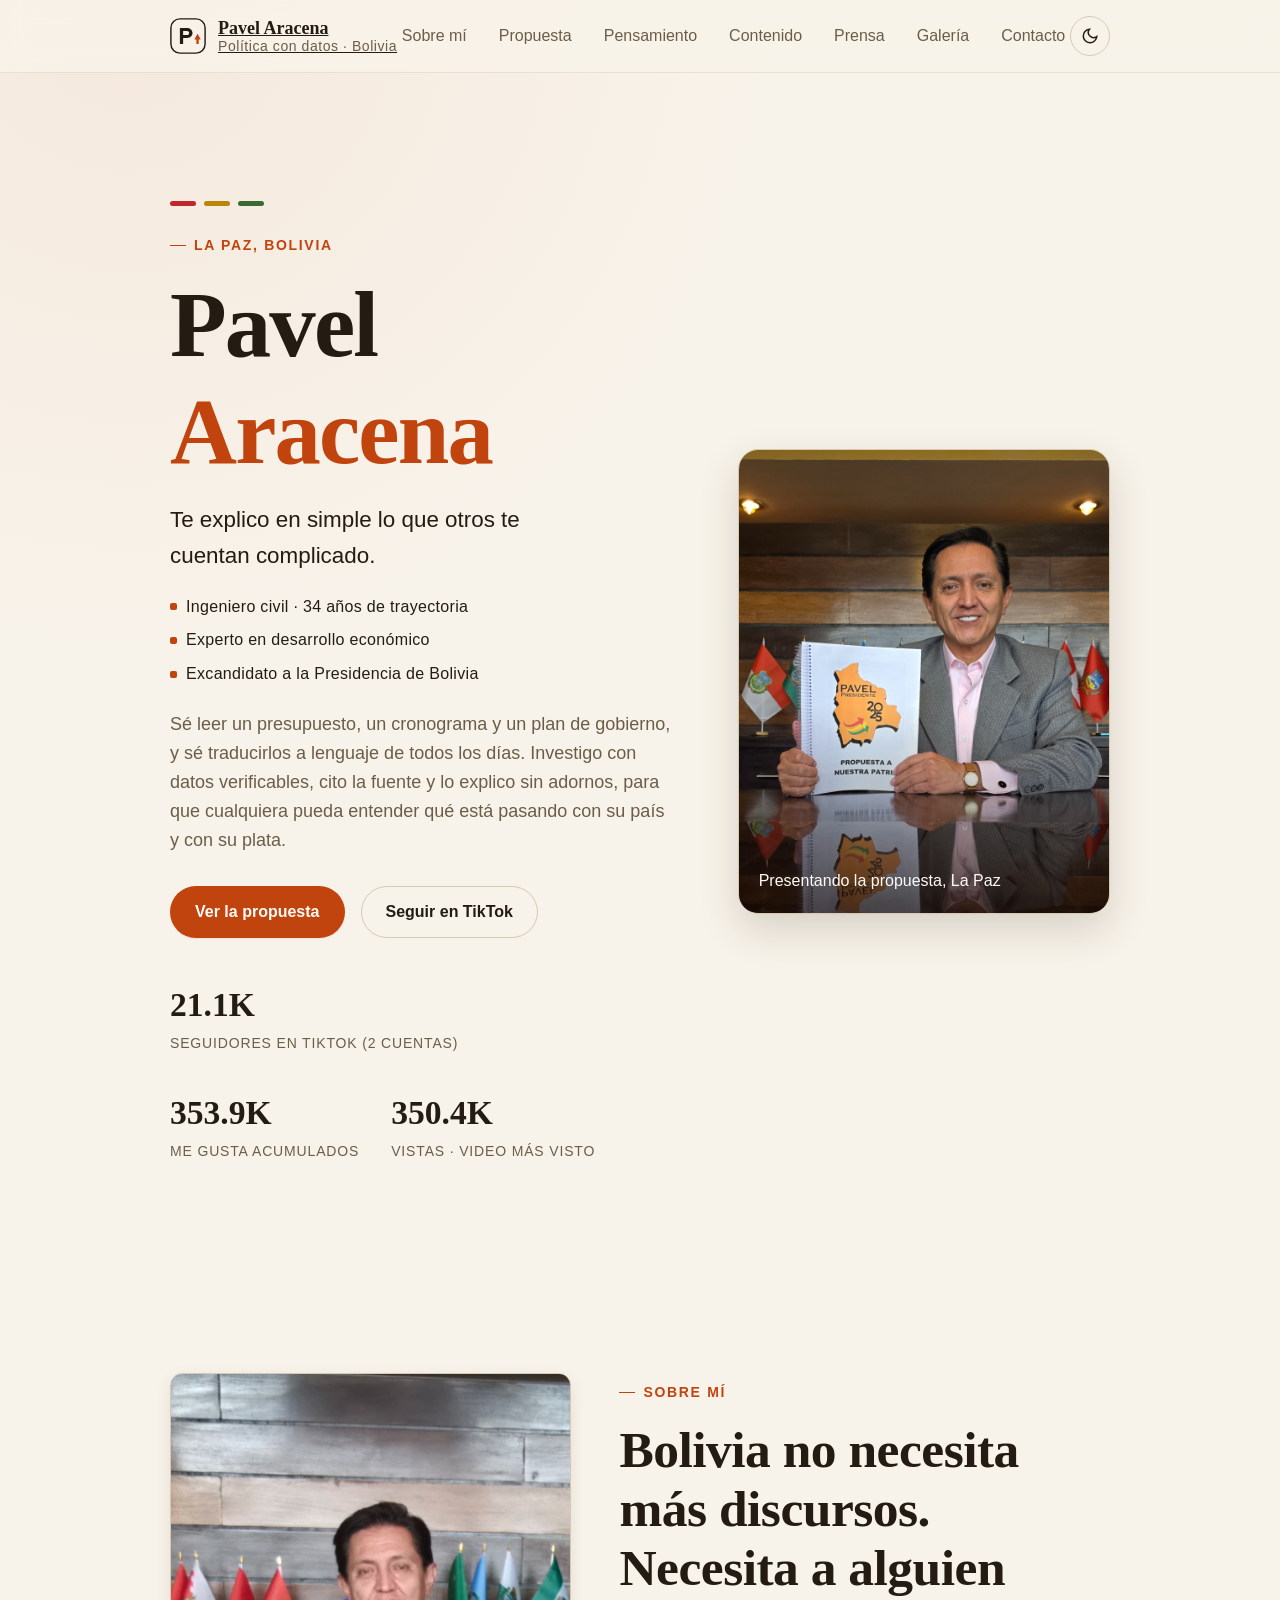
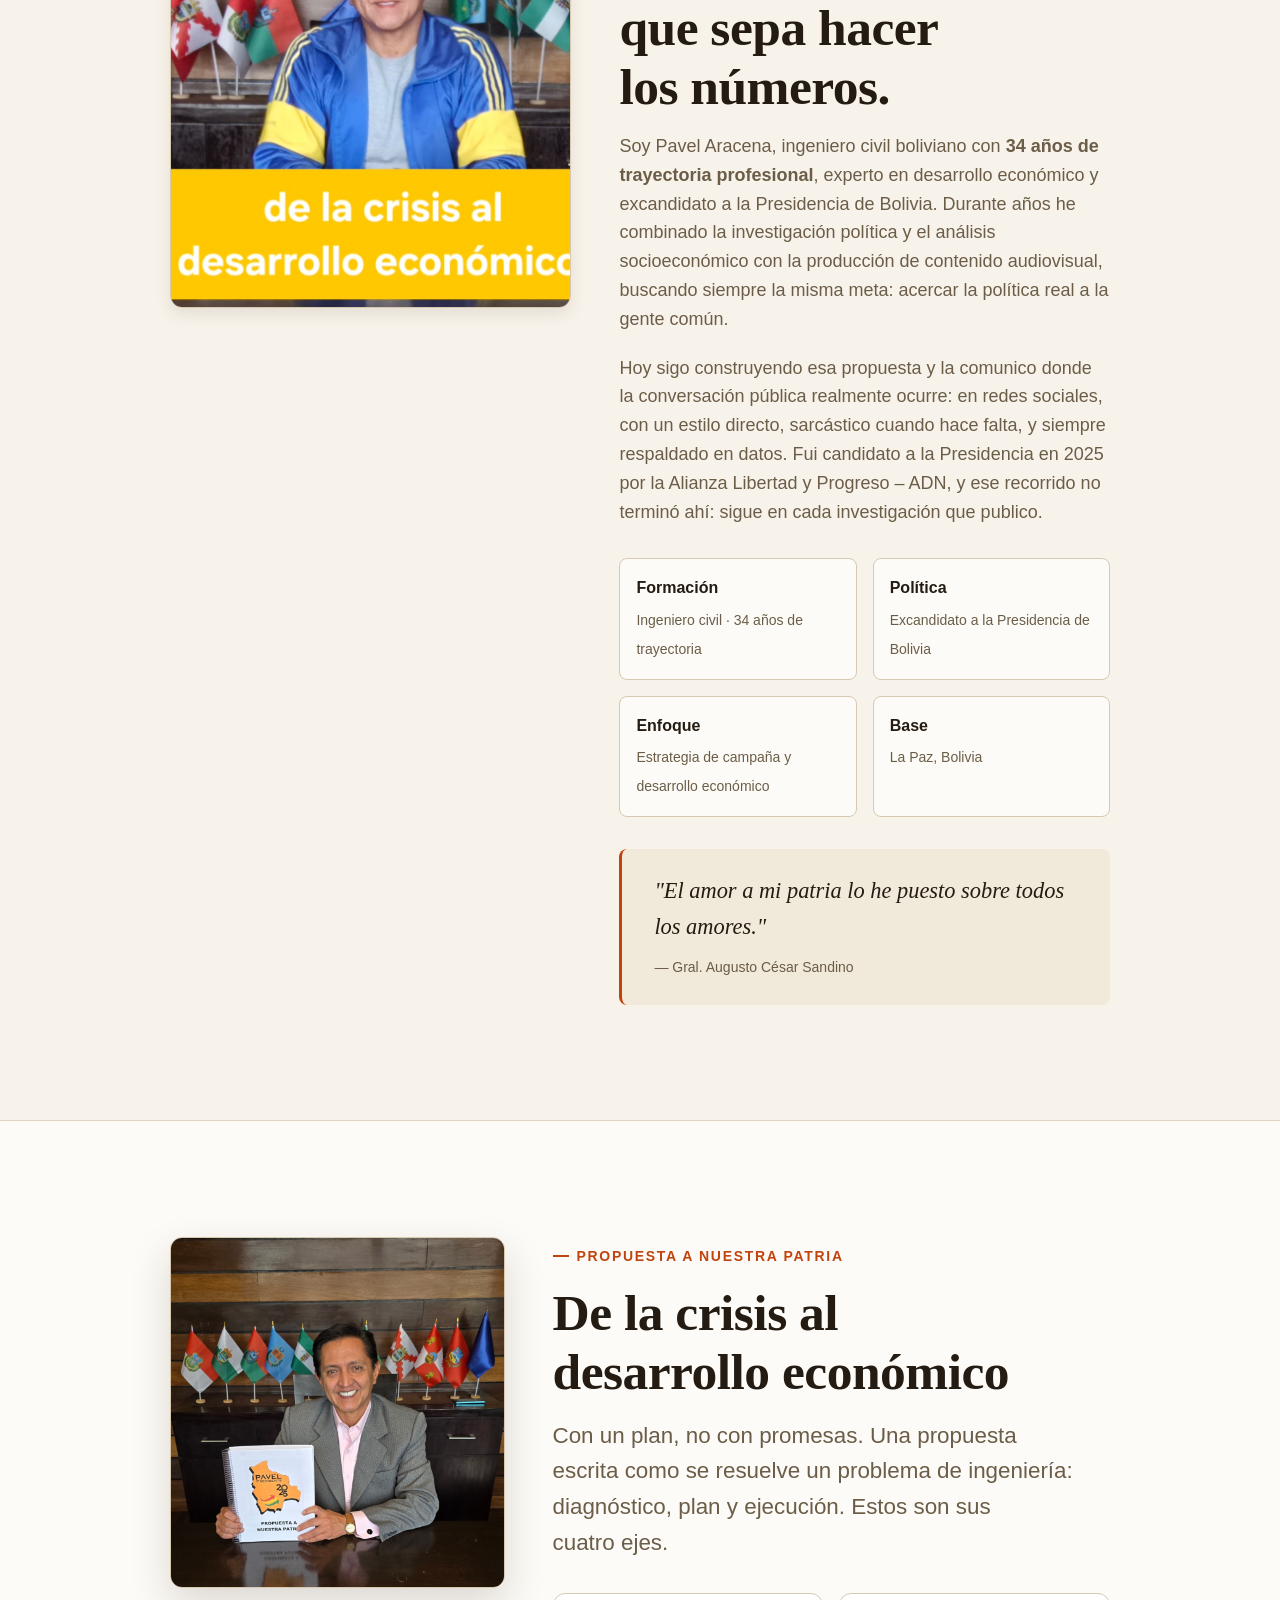
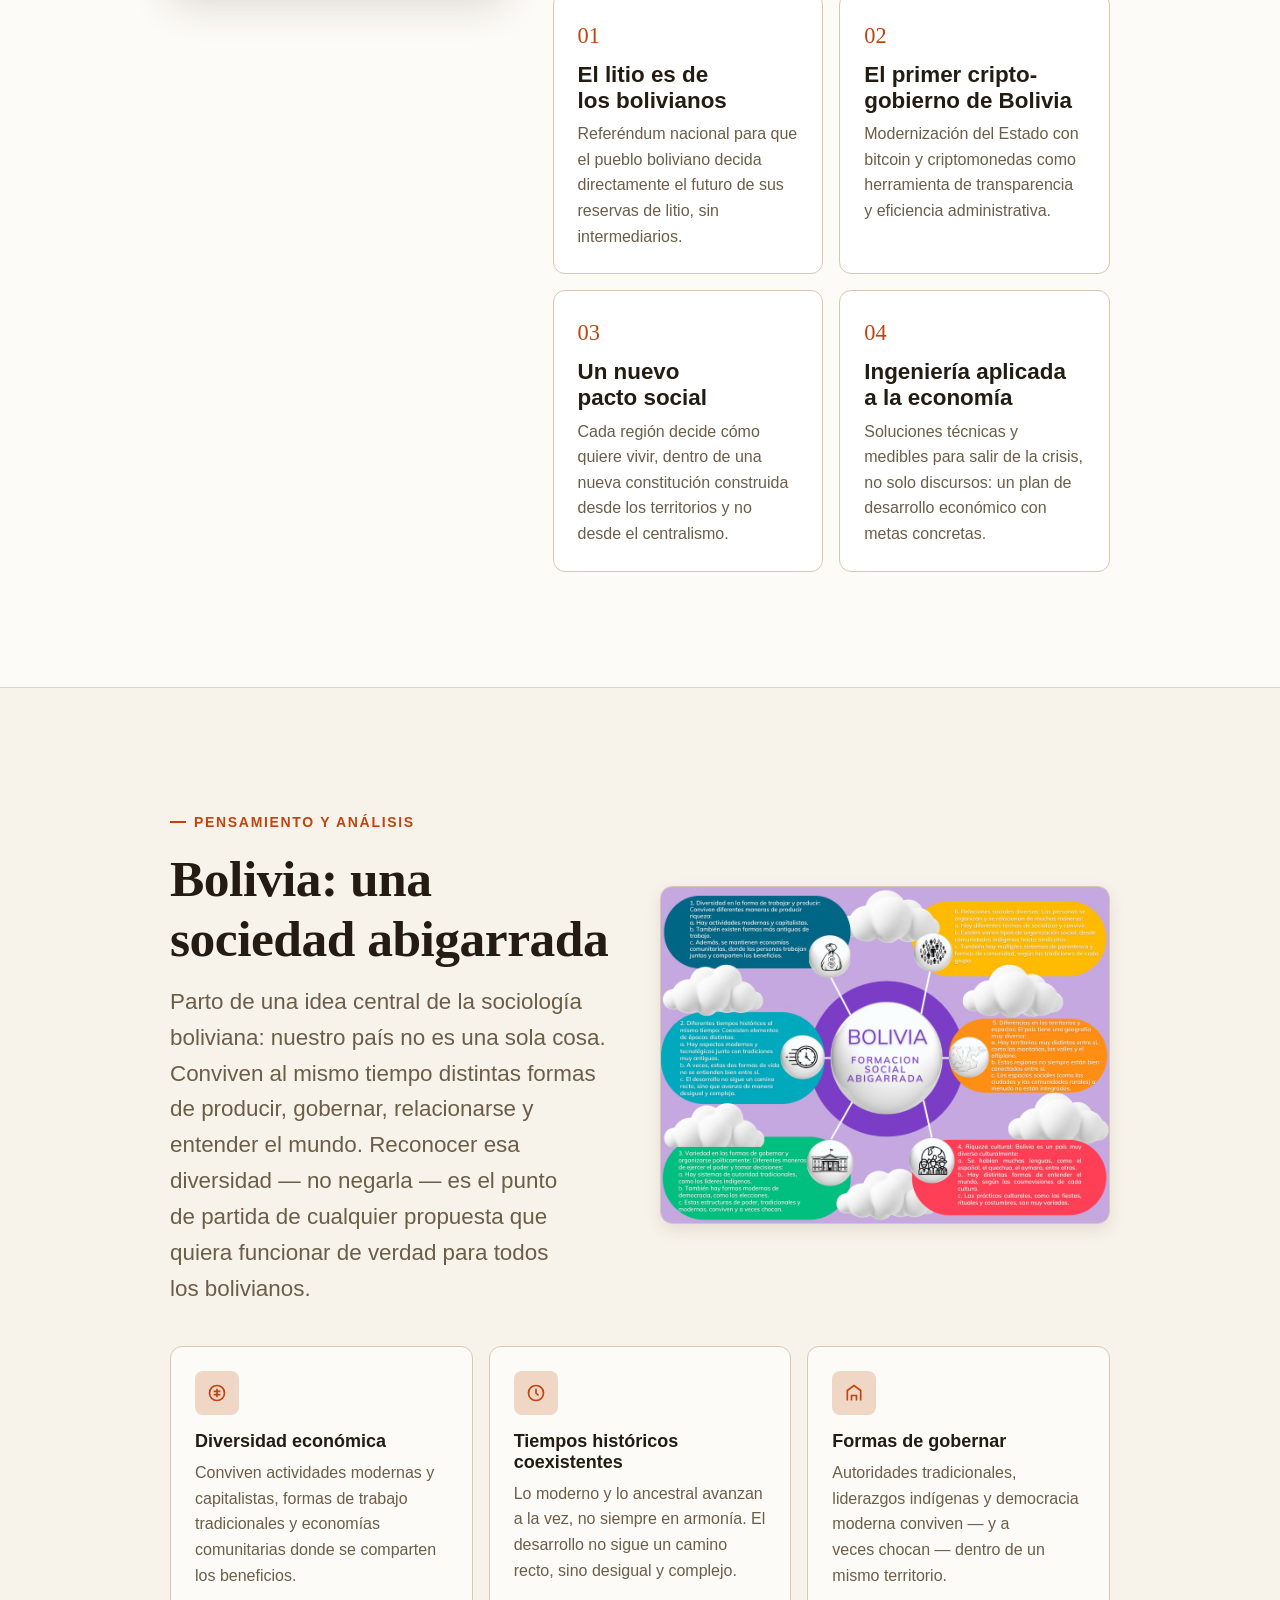
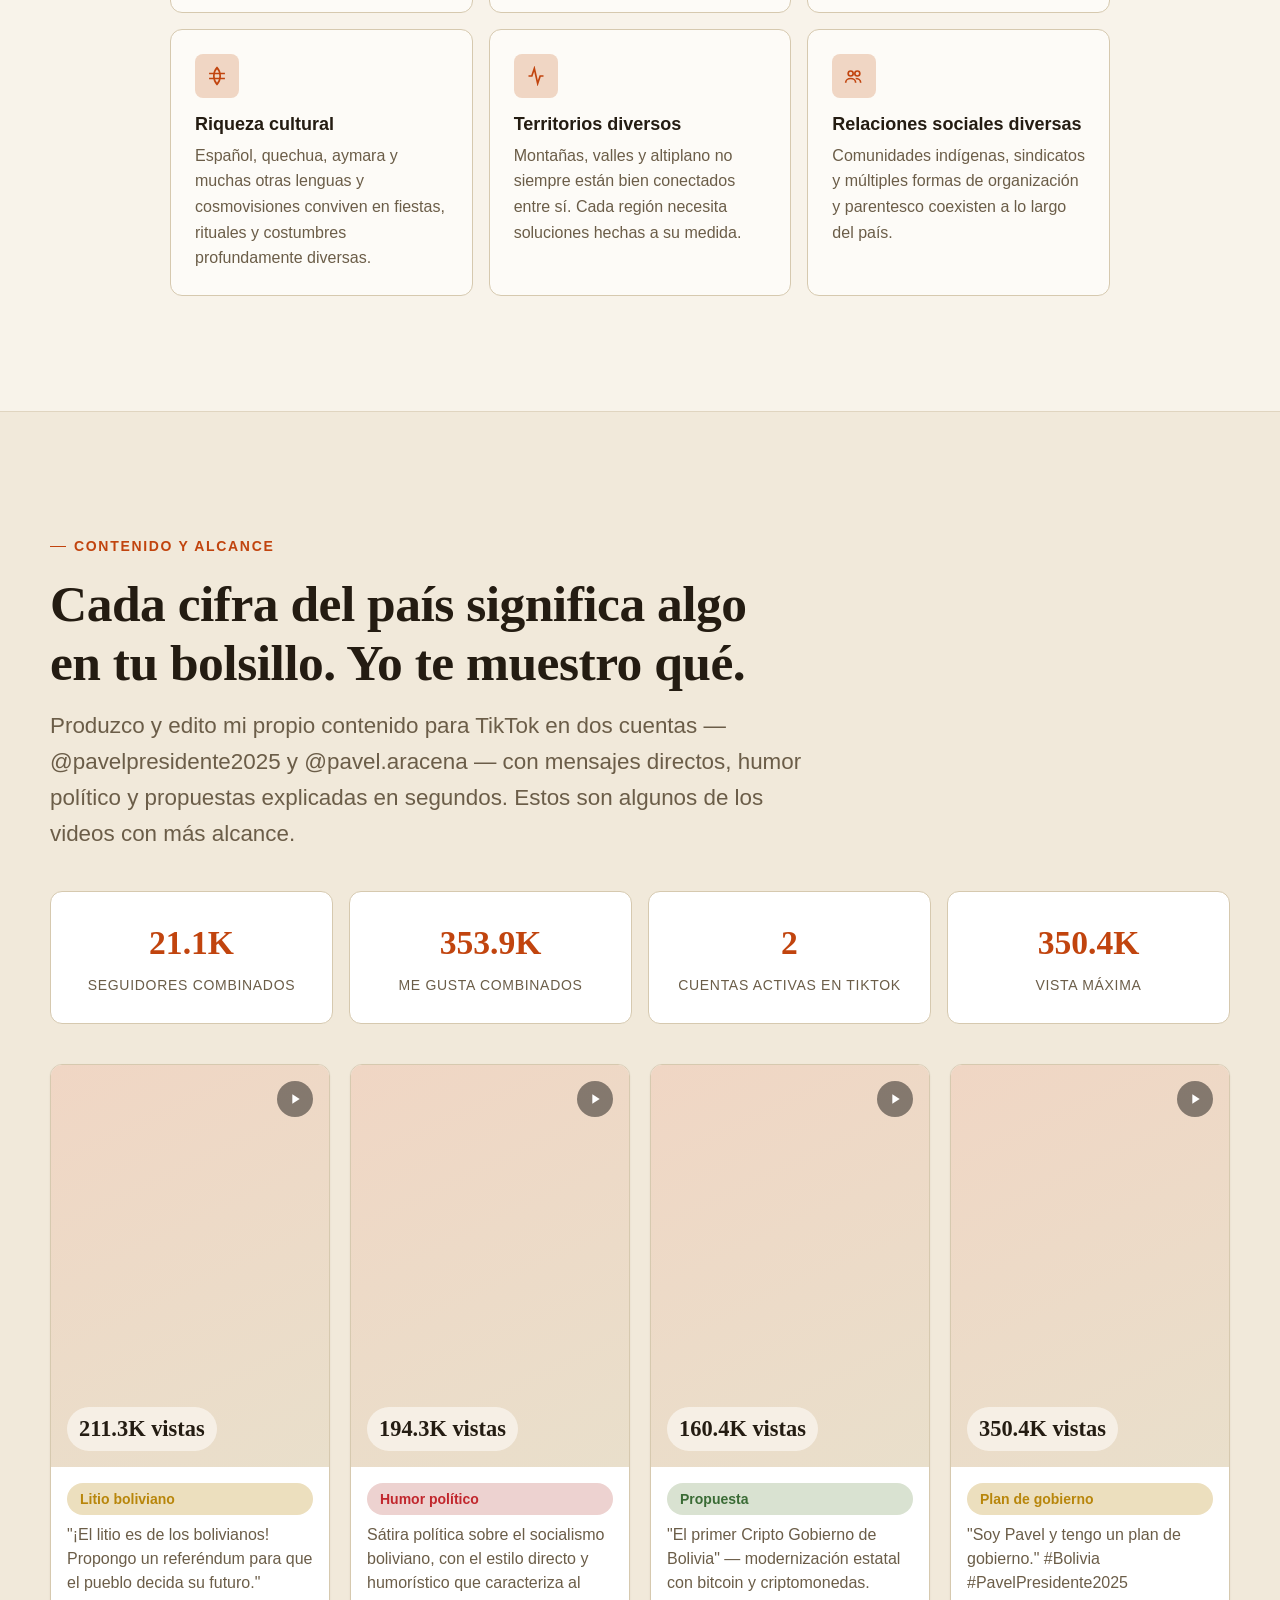
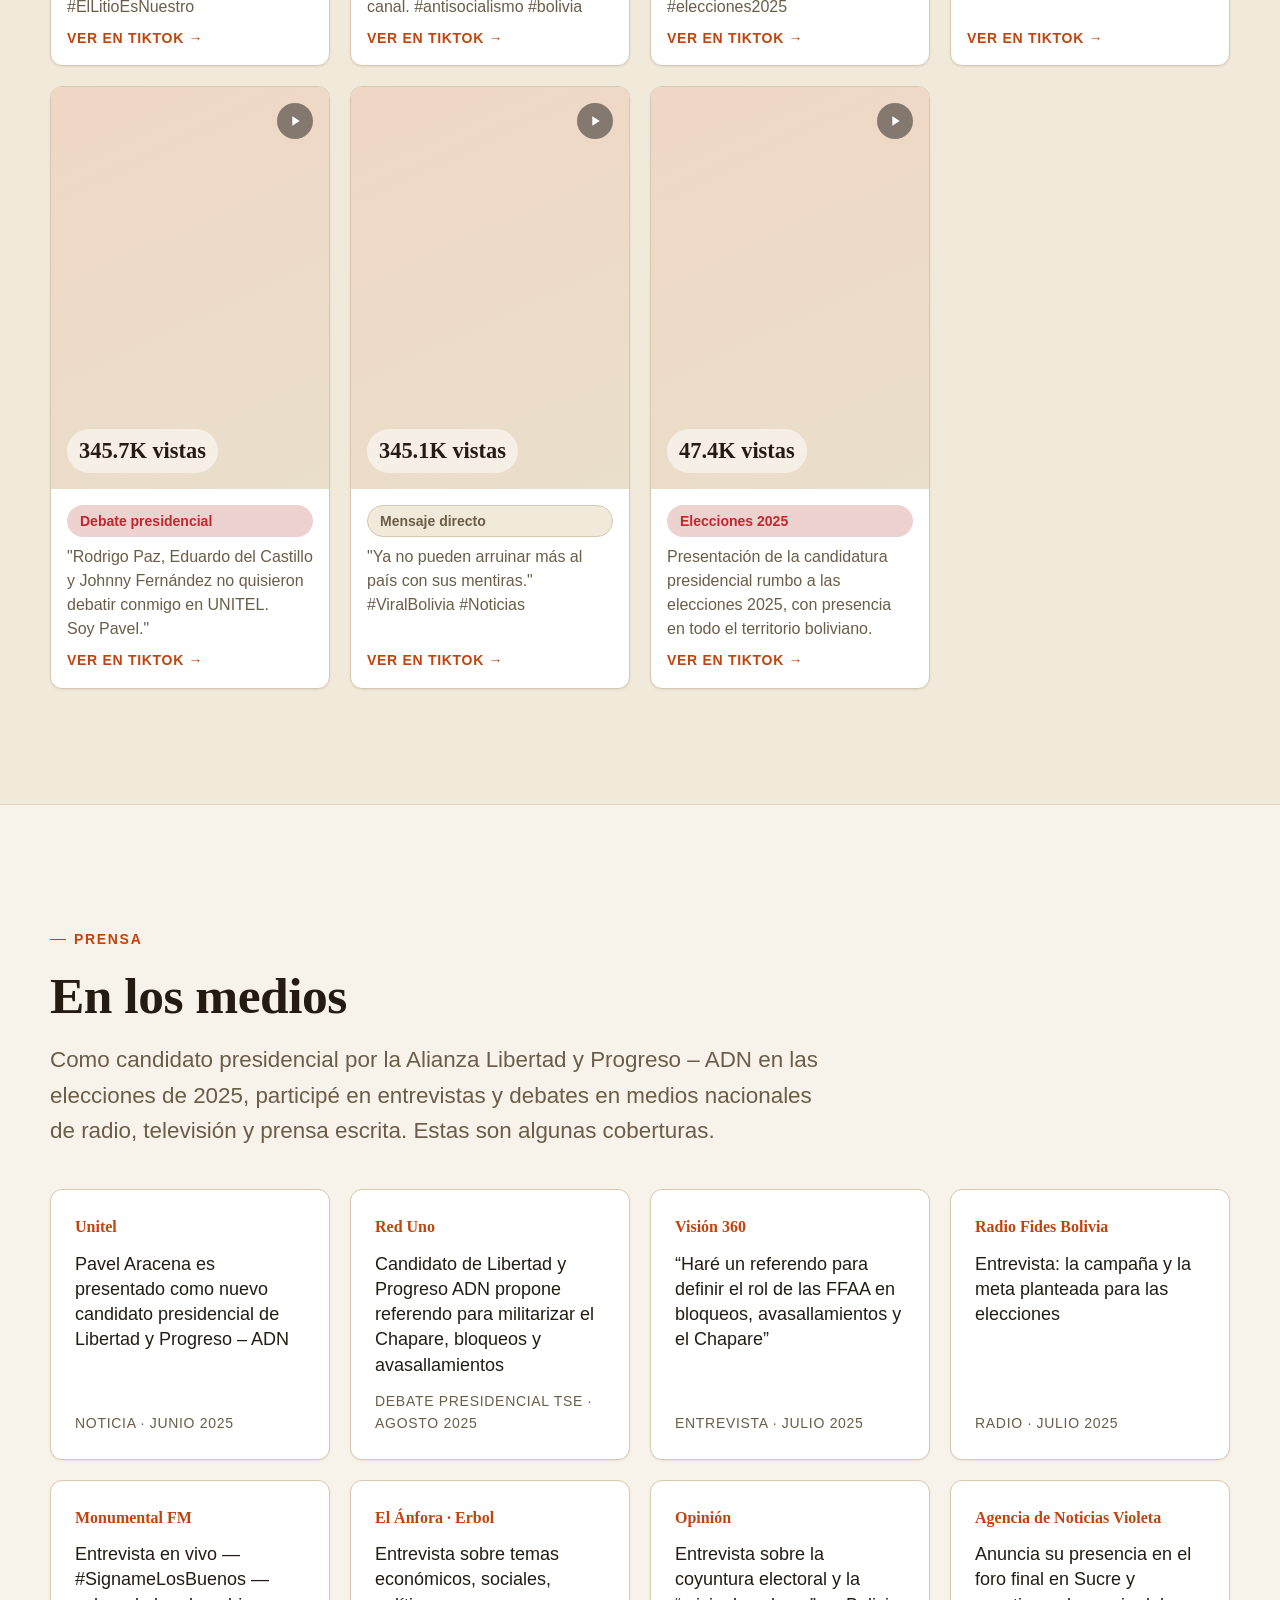
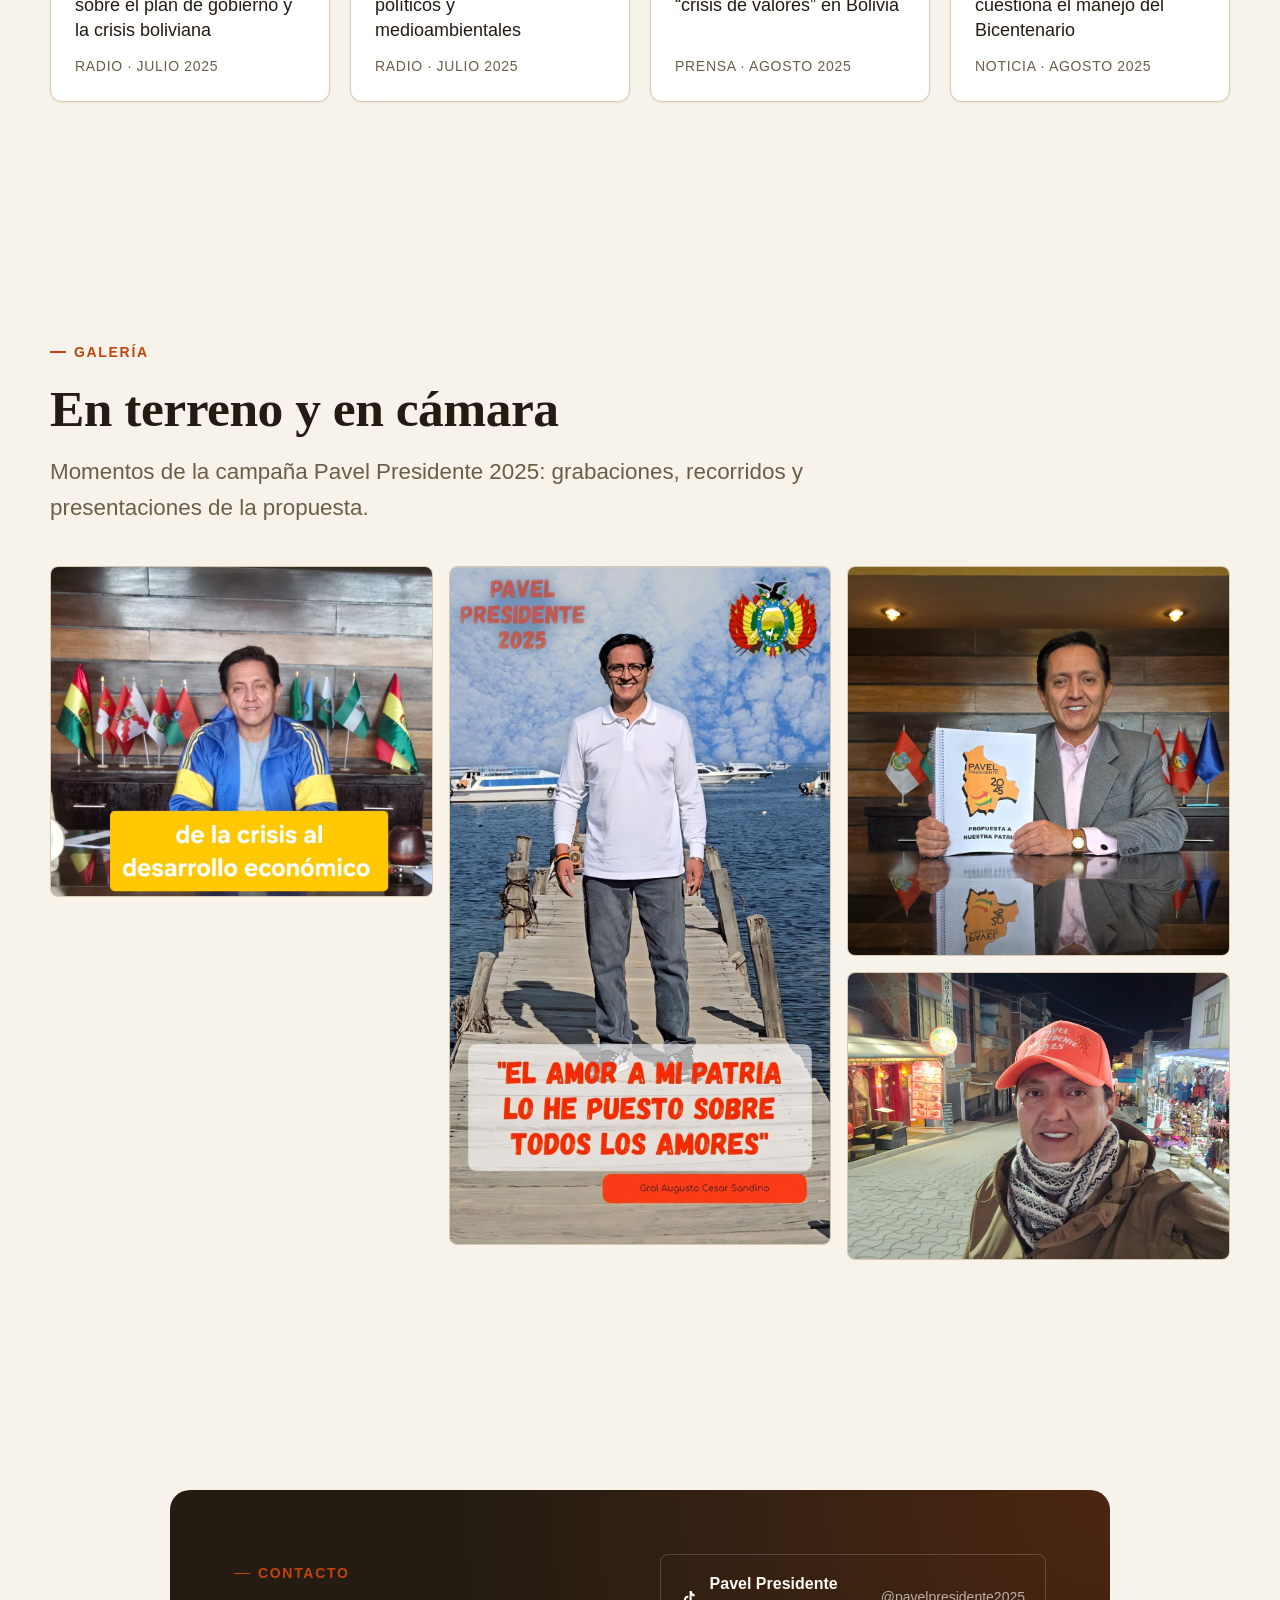
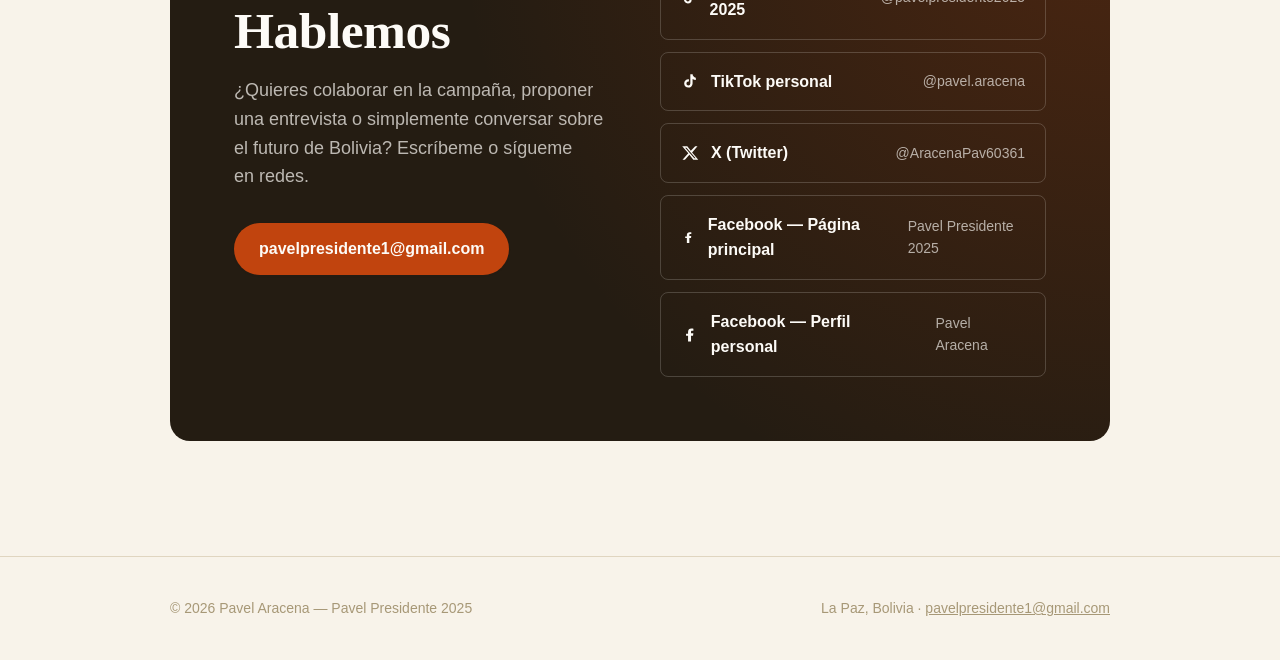
<file: index.html>
<!doctype html>
<html lang="es">
<head>
<meta charset="UTF-8" />
<meta name="viewport" content="width=device-width, initial-scale=1.0" />
<title>Pavel Aracena — Ingeniero civil y excandidato a la Presidencia de Bolivia</title>
<meta name="description" content="Pavel Aracena: ingeniero civil con 34 años de trayectoria, experto en desarrollo económico y excandidato a la Presidencia de Bolivia. Explico la economía y la política boliviana en lenguaje simple, con datos verificables." />
<link rel="canonical" href="https://pavelpresidente.com/" />
<meta name="robots" content="index, follow" />
<meta name="theme-color" content="#0d0b0a" />
<meta name="author" content="Pavel Aracena" />

<meta property="og:title" content="Pavel Aracena — Ingeniero civil y excandidato a la Presidencia de Bolivia" />
<meta property="og:description" content="Te explico en simple lo que otros te cuentan complicado. Investigación con datos verificables sobre economía, obra pública y propuestas para Bolivia." />
<meta property="og:type" content="website" />
<meta property="og:url" content="https://pavelpresidente.com/" />
<meta property="og:site_name" content="Pavel Aracena" />
<meta property="og:locale" content="es_BO" />
<meta property="og:image" content="https://pavelpresidente.com/assets/photos/20241206_151341.jpg" />
<meta property="og:image:alt" content="Pavel Aracena junto a las banderas departamentales de Bolivia, sosteniendo el documento de su propuesta" />

<meta name="twitter:card" content="summary_large_image" />
<meta name="twitter:title" content="Pavel Aracena — Ingeniero civil y excandidato a la Presidencia de Bolivia" />
<meta name="twitter:description" content="Te explico en simple lo que otros te cuentan complicado." />
<meta name="twitter:image" content="https://pavelpresidente.com/assets/photos/20241206_151341.jpg" />
<meta name="twitter:site" content="@AracenaPav60361" />

<link rel="icon" href="./assets/logo.svg" type="image/svg+xml" />

<link rel="preconnect" href="https://fonts.googleapis.com" />
<link rel="preconnect" href="https://fonts.gstatic.com" crossorigin />
<link href="https://api.fontshare.com/v2/css?f[]=clash-display@400,500,600,700&f[]=satoshi@400,500,600,700&display=swap" rel="stylesheet" />

<link rel="stylesheet" href="./base.css" />
<link rel="stylesheet" href="./style.css" />

<style>
  .hero__creds {
    list-style: none;
    margin: 0 0 var(--space-6);
    padding: 0;
    display: flex;
    flex-wrap: wrap;
    gap: var(--space-2) var(--space-5);
    font-size: var(--text-sm);
    letter-spacing: 0.02em;
    color: var(--color-text-secondary);
  }
  .hero__creds li {
    position: relative;
    padding-left: var(--space-4);
  }
  .hero__creds li::before {
    content: "";
    position: absolute;
    left: 0;
    top: 0.62em;
    width: 7px;
    height: 7px;
    border-radius: 2px;
    background: var(--color-primary);
  }
</style>
</head>
<body>

<a href="#main" class="sr-only">Saltar al contenido principal</a>

<header class="header" id="siteHeader">
  <div class="container header__inner">
    <a href="#inicio" class="brand">
      <svg viewBox="0 0 40 40" fill="none" xmlns="http://www.w3.org/2000/svg" aria-hidden="true">
        <rect x="1" y="1" width="38" height="38" rx="10" stroke="currentColor" stroke-width="1.6"/>
        <path d="M11 29V11H19.2C22.4 11 25 13.4 25 16.6C25 19.8 22.4 22.1 19.2 22.1H14.6V29H11Z" fill="currentColor"/>
        <path d="M14.6 14.4H18.8C20.2 14.4 21.3 15.4 21.3 16.7C21.3 18 20.2 19 18.8 19H14.6V14.4Z" fill="var(--color-bg)"/>
        <path d="M27 24L30.6 17.6L34.2 24H31.9V29H29.3V24H27Z" fill="var(--color-primary)"/>
      </svg>
      <span class="brand__text">Pavel Aracena<span>Política con datos · Bolivia</span></span>
    </a>
    <nav class="nav" aria-label="Navegación principal">
      <a href="#sobre-mi">Sobre mí</a>
      <a href="#propuesta">Propuesta</a>
      <a href="#pensamiento">Pensamiento</a>
      <a href="#contenido">Contenido</a>
      <a href="#prensa">Prensa</a>
      <a href="#galeria">Galería</a>
      <a href="#contacto">Contacto</a>
    </nav>
    <div class="header__actions">
      <button class="theme-toggle" data-theme-toggle aria-label="Cambiar a modo oscuro">
        <svg width="18" height="18" viewBox="0 0 24 24" fill="none" stroke="currentColor" stroke-width="2"><path d="M21 12.79A9 9 0 1 1 11.21 3 7 7 0 0 0 21 12.79z"/></svg>
      </button>
      <a href="#contacto" class="btn btn--primary" style="display:none" id="ctaHeader">Hablemos</a>
      <button class="menu-toggle" id="menuToggle" aria-label="Abrir menú" aria-expanded="false">
        <svg width="18" height="18" viewBox="0 0 24 24" fill="none" stroke="currentColor" stroke-width="2"><path d="M3 6h18M3 12h18M3 18h18"/></svg>
      </button>
    </div>
  </div>
</header>

<div class="mobile-nav" id="mobileNav">
  <div class="mobile-nav__top">
    <button class="menu-toggle" id="menuClose" aria-label="Cerrar menú">
      <svg width="18" height="18" viewBox="0 0 24 24" fill="none" stroke="currentColor" stroke-width="2"><path d="M6 6l12 12M18 6L6 18"/></svg>
    </button>
  </div>
  <nav aria-label="Navegación móvil" style="display:flex; flex-direction:column;">
    <a href="#sobre-mi">Sobre mí</a>
    <a href="#propuesta">Propuesta</a>
    <a href="#pensamiento">Pensamiento</a>
    <a href="#contenido">Contenido</a>
    <a href="#prensa">Prensa</a>
    <a href="#galeria">Galería</a>
    <a href="#contacto">Contacto</a>
  </nav>
</div>

<main id="main">

  <!-- HERO -->
  <section class="hero" id="inicio">
    <div class="container">
      <div class="hero__grid">
        <div>
          <div class="hero__flags" aria-hidden="true"><span></span><span></span><span></span></div>
          <div class="eyebrow">La Paz, Bolivia</div>
          <h1>Pavel <em>Aracena</em></h1>
          <p class="hero__tagline">Te explico en simple lo que otros te cuentan complicado.</p>
          <ul class="hero__creds" role="list">
            <li>Ingeniero civil · 34 años de trayectoria</li>
            <li>Experto en desarrollo económico</li>
            <li>Excandidato a la Presidencia de Bolivia</li>
          </ul>
          <p class="hero__lead">Sé leer un presupuesto, un cronograma y un plan de gobierno, y sé traducirlos a lenguaje de todos los días. Investigo con datos verificables, cito la fuente y lo explico sin adornos, para que cualquiera pueda entender qué está pasando con su país y con su plata.</p>
          <div class="hero__ctas">
            <a href="#propuesta" class="btn btn--primary">Ver la propuesta</a>
            <a href="https://www.tiktok.com/@pavelpresidente2025" target="_blank" rel="noopener noreferrer" class="btn btn--ghost">Seguir en TikTok</a>
          </div>
          <div class="hero__stats">
            <div class="stat"><strong>21.1K</strong><span>Seguidores en TikTok (2 cuentas)</span></div>
            <div class="stat"><strong>353.9K</strong><span>Me gusta acumulados</span></div>
            <div class="stat"><strong>350.4K</strong><span>Vistas · video más visto</span></div>
          </div>
        </div>
        <div class="hero__portrait reveal">
          <img src="./assets/photos/20241206_151341.jpg" alt="Pavel Aracena junto a las banderas de los nueve departamentos de Bolivia, sosteniendo el documento de su propuesta" loading="eager" />
          <p class="hero__portrait-caption">Presentando la propuesta, La Paz</p>
        </div>
      </div>
    </div>
  </section>

  <!-- SOBRE MI -->
  <section id="sobre-mi">
    <div class="container">
      <div class="about__grid">
        <figure class="about__photo reveal">
          <img src="./assets/photos/20241119_174253.jpg" alt="Pavel Aracena grabando un video de análisis económico frente a una pantalla que dice: de la crisis al desarrollo económico" loading="lazy" />
        </figure>
        <div class="about__body">
          <div class="eyebrow">Sobre mí</div>
          <h2 class="section-title">Bolivia no necesita más discursos. Necesita a alguien que sepa hacer los números.</h2>
          <p>Soy Pavel Aracena, ingeniero civil boliviano con <strong>34 años de trayectoria profesional</strong>, experto en desarrollo económico y excandidato a la Presidencia de Bolivia. Durante años he combinado la investigación política y el análisis socioeconómico con la producción de contenido audiovisual, buscando siempre la misma meta: acercar la política real a la gente común.</p>
          <p>Hoy sigo construyendo esa propuesta y la comunico donde la conversación pública realmente ocurre: en redes sociales, con un estilo directo, sarcástico cuando hace falta, y siempre respaldado en datos. Fui candidato a la Presidencia en 2025 por la Alianza Libertad y Progreso – ADN, y ese recorrido no terminó ahí: sigue en cada investigación que publico.</p>
          <div class="about__facts">
            <div class="fact reveal"><strong>Formación</strong><span>Ingeniero civil · 34 años de trayectoria</span></div>
            <div class="fact reveal"><strong>Política</strong><span>Excandidato a la Presidencia de Bolivia</span></div>
            <div class="fact reveal"><strong>Enfoque</strong><span>Estrategia de campaña y desarrollo económico</span></div>
            <div class="fact reveal"><strong>Base</strong><span>La Paz, Bolivia</span></div>
          </div>
          <div class="pull-quote reveal">
            <p>"El amor a mi patria lo he puesto sobre todos los amores."</p>
            <cite>— Gral. Augusto César Sandino</cite>
          </div>
        </div>
      </div>
    </div>
  </section>

  <!-- PROPUESTA -->
  <section id="propuesta" class="propuesta">
    <div class="container">
      <div class="propuesta__grid">
        <figure class="propuesta__cover reveal">
          <img src="./assets/photos/20241206_151355.jpg" alt="Portada del documento Pavel Presidente 2025, Propuesta a Nuestra Patria, con el mapa de Bolivia" loading="lazy" />
        </figure>
        <div>
          <div class="eyebrow">Propuesta a nuestra patria</div>
          <h2 class="section-title">De la crisis al desarrollo económico</h2>
          <p class="section-lead">Con un plan, no con promesas. Una propuesta escrita como se resuelve un problema de ingeniería: diagnóstico, plan y ejecución. Estos son sus cuatro ejes.</p>
          <div class="axes">
            <div class="axis-card reveal">
              <div class="axis-card__num">01</div>
              <h3>El litio es de los bolivianos</h3>
              <p>Referéndum nacional para que el pueblo boliviano decida directamente el futuro de sus reservas de litio, sin intermediarios.</p>
            </div>
            <div class="axis-card reveal">
              <div class="axis-card__num">02</div>
              <h3>El primer cripto-gobierno de Bolivia</h3>
              <p>Modernización del Estado con bitcoin y criptomonedas como herramienta de transparencia y eficiencia administrativa.</p>
            </div>
            <div class="axis-card reveal">
              <div class="axis-card__num">03</div>
              <h3>Un nuevo pacto social</h3>
              <p>Cada región decide cómo quiere vivir, dentro de una nueva constitución construida desde los territorios y no desde el centralismo.</p>
            </div>
            <div class="axis-card reveal">
              <div class="axis-card__num">04</div>
              <h3>Ingeniería aplicada a la economía</h3>
              <p>Soluciones técnicas y medibles para salir de la crisis, no solo discursos: un plan de desarrollo económico con metas concretas.</p>
            </div>
          </div>
        </div>
      </div>
    </div>
  </section>

  <!-- PENSAMIENTO -->
  <section id="pensamiento">
    <div class="container">
      <div class="think__intro">
        <div>
          <div class="eyebrow">Pensamiento y análisis</div>
          <h2 class="section-title">Bolivia: una sociedad abigarrada</h2>
          <p class="section-lead">Parto de una idea central de la sociología boliviana: nuestro país no es una sola cosa. Conviven al mismo tiempo distintas formas de producir, gobernar, relacionarse y entender el mundo. Reconocer esa diversidad — no negarla — es el punto de partida de cualquier propuesta que quiera funcionar de verdad para todos los bolivianos.</p>
        </div>
        <figure class="think__diagram reveal">
          <img src="./assets/photos/Mapa-Conceptual-SOCIEDAD-ABIGARRADA.jpg" alt="Mapa conceptual: Bolivia, formación social abigarrada, con seis dimensiones: diversidad económica, tiempos históricos, formas de gobierno, riqueza cultural, territorios y relaciones sociales" loading="lazy" />
        </figure>
      </div>

      <div class="abigarrada-grid">
        <div class="abig-card reveal">
          <div class="abig-card__icon"><svg width="20" height="20" viewBox="0 0 24 24" fill="none" stroke="currentColor" stroke-width="2"><circle cx="12" cy="12" r="9"/><path d="M12 7v10M8 10h8M8 14h8"/></svg></div>
          <h3>Diversidad económica</h3>
          <p>Conviven actividades modernas y capitalistas, formas de trabajo tradicionales y economías comunitarias donde se comparten los beneficios.</p>
        </div>
        <div class="abig-card reveal">
          <div class="abig-card__icon"><svg width="20" height="20" viewBox="0 0 24 24" fill="none" stroke="currentColor" stroke-width="2"><circle cx="12" cy="12" r="9"/><path d="M12 7v5l3 3"/></svg></div>
          <h3>Tiempos históricos coexistentes</h3>
          <p>Lo moderno y lo ancestral avanzan a la vez, no siempre en armonía. El desarrollo no sigue un camino recto, sino desigual y complejo.</p>
        </div>
        <div class="abig-card reveal">
          <div class="abig-card__icon"><svg width="20" height="20" viewBox="0 0 24 24" fill="none" stroke="currentColor" stroke-width="2"><path d="M4 21V9l8-6 8 6v12M9 21v-6h6v6"/></svg></div>
          <h3>Formas de gobernar</h3>
          <p>Autoridades tradicionales, liderazgos indígenas y democracia moderna conviven — y a veces chocan — dentro de un mismo territorio.</p>
        </div>
        <div class="abig-card reveal">
          <div class="abig-card__icon"><svg width="20" height="20" viewBox="0 0 24 24" fill="none" stroke="currentColor" stroke-width="2"><path d="M12 2a15 15 0 0 0 0 20 15 15 0 0 0 0-20zM2.5 9h19M2.5 15h19"/></svg></div>
          <h3>Riqueza cultural</h3>
          <p>Español, quechua, aymara y muchas otras lenguas y cosmovisiones conviven en fiestas, rituales y costumbres profundamente diversas.</p>
        </div>
        <div class="abig-card reveal">
          <div class="abig-card__icon"><svg width="20" height="20" viewBox="0 0 24 24" fill="none" stroke="currentColor" stroke-width="2"><path d="M3 12h4l3-9 4 18 3-9h4"/></svg></div>
          <h3>Territorios diversos</h3>
          <p>Montañas, valles y altiplano no siempre están bien conectados entre sí. Cada región necesita soluciones hechas a su medida.</p>
        </div>
        <div class="abig-card reveal">
          <div class="abig-card__icon"><svg width="20" height="20" viewBox="0 0 24 24" fill="none" stroke="currentColor" stroke-width="2"><circle cx="8" cy="9" r="3"/><circle cx="16" cy="9" r="3"/><path d="M2 20c0-3 3-5 6-5s6 2 6 5M14 15c2.5 0 6 1.5 6 5"/></svg></div>
          <h3>Relaciones sociales diversas</h3>
          <p>Comunidades indígenas, sindicatos y múltiples formas de organización y parentesco coexisten a lo largo del país.</p>
        </div>
      </div>
    </div>
  </section>

  <!-- CONTENIDO -->
  <section id="contenido" class="content-section">
    <div class="container container--wide">
      <div class="eyebrow">Contenido y alcance</div>
      <h2 class="section-title">Cada cifra del país significa algo en tu bolsillo. Yo te muestro qué.</h2>
      <p class="section-lead">Produzco y edito mi propio contenido para TikTok en dos cuentas — @pavelpresidente2025 y @pavel.aracena — con mensajes directos, humor político y propuestas explicadas en segundos. Estos son algunos de los videos con más alcance.</p>

      <div class="social-stats" style="margin-top: var(--space-10);">
        <div class="social-stat reveal"><strong>21.1K</strong><span>Seguidores combinados</span></div>
        <div class="social-stat reveal"><strong>353.9K</strong><span>Me gusta combinados</span></div>
        <div class="social-stat reveal"><strong>2</strong><span>Cuentas activas en TikTok</span></div>
        <div class="social-stat reveal"><strong>350.4K</strong><span>Vista máxima</span></div>
      </div>

      <div class="video-grid">
        <a class="video-card reveal" href="https://www.tiktok.com/@pavelpresidente2025/video/7530643392640879903" target="_blank" rel="noopener noreferrer">
          <div class="video-card__thumb">
            <div class="video-card__play"><svg width="16" height="16" viewBox="0 0 24 24" fill="currentColor"><path d="M8 5v14l11-7z"/></svg></div>
            <span class="video-card__views">211.3K vistas</span>
          </div>
          <div class="video-card__body">
            <span class="tag tag--gold">Litio boliviano</span>
            <p>"¡El litio es de los bolivianos! Propongo un referéndum para que el pueblo decida su futuro." #ElLitioEsNuestro</p>
            <span class="video-card__link">Ver en TikTok →</span>
          </div>
        </a>
        <a class="video-card reveal" href="https://www.tiktok.com/@pavelpresidente2025/video/7535494258631970079" target="_blank" rel="noopener noreferrer">
          <div class="video-card__thumb">
            <div class="video-card__play"><svg width="16" height="16" viewBox="0 0 24 24" fill="currentColor"><path d="M8 5v14l11-7z"/></svg></div>
            <span class="video-card__views">194.3K vistas</span>
          </div>
          <div class="video-card__body">
            <span class="tag tag--red">Humor político</span>
            <p>Sátira política sobre el socialismo boliviano, con el estilo directo y humorístico que caracteriza al canal. #antisocialismo #bolivia</p>
            <span class="video-card__link">Ver en TikTok →</span>
          </div>
        </a>
        <a class="video-card reveal" href="https://www.tiktok.com/@pavelpresidente2025/video/7467622540379278622" target="_blank" rel="noopener noreferrer">
          <div class="video-card__thumb">
            <div class="video-card__play"><svg width="16" height="16" viewBox="0 0 24 24" fill="currentColor"><path d="M8 5v14l11-7z"/></svg></div>
            <span class="video-card__views">160.4K vistas</span>
          </div>
          <div class="video-card__body">
            <span class="tag tag--green">Propuesta</span>
            <p>"El primer Cripto Gobierno de Bolivia" — modernización estatal con bitcoin y criptomonedas. #elecciones2025</p>
            <span class="video-card__link">Ver en TikTok →</span>
          </div>
        </a>
        <a class="video-card reveal" href="https://www.tiktok.com/@pavel.aracena/video/7534756470773026053" target="_blank" rel="noopener noreferrer">
          <div class="video-card__thumb">
            <div class="video-card__play"><svg width="16" height="16" viewBox="0 0 24 24" fill="currentColor"><path d="M8 5v14l11-7z"/></svg></div>
            <span class="video-card__views">350.4K vistas</span>
          </div>
          <div class="video-card__body">
            <span class="tag tag--gold">Plan de gobierno</span>
            <p>"Soy Pavel y tengo un plan de gobierno." #Bolivia #PavelPresidente2025</p>
            <span class="video-card__link">Ver en TikTok →</span>
          </div>
        </a>
        <a class="video-card reveal" href="https://www.tiktok.com/@pavel.aracena/video/7534587870435183928" target="_blank" rel="noopener noreferrer">
          <div class="video-card__thumb">
            <div class="video-card__play"><svg width="16" height="16" viewBox="0 0 24 24" fill="currentColor"><path d="M8 5v14l11-7z"/></svg></div>
            <span class="video-card__views">345.7K vistas</span>
          </div>
          <div class="video-card__body">
            <span class="tag tag--red">Debate presidencial</span>
            <p>"Rodrigo Paz, Eduardo del Castillo y Johnny Fernández no quisieron debatir conmigo en UNITEL. Soy Pavel."</p>
            <span class="video-card__link">Ver en TikTok →</span>
          </div>
        </a>
        <a class="video-card reveal" href="https://www.tiktok.com/@pavel.aracena/video/7647281898019998984" target="_blank" rel="noopener noreferrer">
          <div class="video-card__thumb">
            <div class="video-card__play"><svg width="16" height="16" viewBox="0 0 24 24" fill="currentColor"><path d="M8 5v14l11-7z"/></svg></div>
            <span class="video-card__views">345.1K vistas</span>
          </div>
          <div class="video-card__body">
            <span class="tag">Mensaje directo</span>
            <p>"Ya no pueden arruinar más al país con sus mentiras." #ViralBolivia #Noticias</p>
            <span class="video-card__link">Ver en TikTok →</span>
          </div>
        </a>
        <a class="video-card reveal" href="https://www.tiktok.com/@pavelpresidente2025/video/7469421407684906270" target="_blank" rel="noopener noreferrer">
          <div class="video-card__thumb">
            <div class="video-card__play"><svg width="16" height="16" viewBox="0 0 24 24" fill="currentColor"><path d="M8 5v14l11-7z"/></svg></div>
            <span class="video-card__views">47.4K vistas</span>
          </div>
          <div class="video-card__body">
            <span class="tag tag--red">Elecciones 2025</span>
            <p>Presentación de la candidatura presidencial rumbo a las elecciones 2025, con presencia en todo el territorio boliviano.</p>
            <span class="video-card__link">Ver en TikTok →</span>
          </div>
        </a>
      </div>
    </div>
  </section>

  <!-- PRENSA -->
  <section id="prensa" class="press-section">
    <div class="container container--wide">
      <div class="eyebrow">Prensa</div>
      <h2 class="section-title">En los medios</h2>
      <p class="section-lead" style="margin-bottom: var(--space-10);">Como candidato presidencial por la Alianza Libertad y Progreso – ADN en las elecciones de 2025, participé en entrevistas y debates en medios nacionales de radio, televisión y prensa escrita. Estas son algunas coberturas.</p>
      <div class="press-grid">
        <a class="press-card reveal" href="https://unitel.bo/noticias/asi-decidimos/pavel-aracena-es-presentado-como-nuevo-candidato-presidencial-de-libertad-y-progreso-adn-FB16178397" target="_blank" rel="noopener noreferrer">
          <span class="press-card__outlet">Unitel</span>
          <p class="press-card__title">Pavel Aracena es presentado como nuevo candidato presidencial de Libertad y Progreso – ADN</p>
          <span class="press-card__meta">Noticia · Junio 2025</span>
        </a>
        <a class="press-card reveal" href="https://www.reduno.com.bo/noticias/candidato-de-libertad-y-progreso-adn-propone-militarizar-el-chapare-bloqueos-y-avasallamientos-en-el-primer-debate-presidencial-del-tse-202581214536" target="_blank" rel="noopener noreferrer">
          <span class="press-card__outlet">Red Uno</span>
          <p class="press-card__title">Candidato de Libertad y Progreso ADN propone referendo para militarizar el Chapare, bloqueos y avasallamientos</p>
          <span class="press-card__meta">Debate presidencial TSE · Agosto 2025</span>
        </a>
        <a class="press-card reveal" href="https://www.vision360.bo/noticias/2025/07/07/27982-pavel-aracena-hare-un-referendo-para-definir-el-rol-de-las-ffaa-en-bloqueos-avasallamientos-y-el-chapare" target="_blank" rel="noopener noreferrer">
          <span class="press-card__outlet">Visión 360</span>
          <p class="press-card__title">“Haré un referendo para definir el rol de las FFAA en bloqueos, avasallamientos y el Chapare”</p>
          <span class="press-card__meta">Entrevista · Julio 2025</span>
        </a>
        <a class="press-card reveal" href="https://www.youtube.com/watch?v=bUjhfS5j4ts" target="_blank" rel="noopener noreferrer">
          <span class="press-card__outlet">Radio Fides Bolivia</span>
          <p class="press-card__title">Entrevista: la campaña y la meta planteada para las elecciones</p>
          <span class="press-card__meta">Radio · Julio 2025</span>
        </a>
        <a class="press-card reveal" href="https://www.youtube.com/watch?v=A6_pvHWKAvM" target="_blank" rel="noopener noreferrer">
          <span class="press-card__outlet">Monumental FM</span>
          <p class="press-card__title">Entrevista en vivo — #SignameLosBuenos — sobre el plan de gobierno y la crisis boliviana</p>
          <span class="press-card__meta">Radio · Julio 2025</span>
        </a>
        <a class="press-card reveal" href="https://www.youtube.com/watch?v=BNq7eaGEYkk" target="_blank" rel="noopener noreferrer">
          <span class="press-card__outlet">El Ánfora · Erbol</span>
          <p class="press-card__title">Entrevista sobre temas económicos, sociales, políticos y medioambientales</p>
          <span class="press-card__meta">Radio · Julio 2025</span>
        </a>
        <a class="press-card reveal" href="https://www.youtube.com/watch?v=XIEp6ZVE0aE" target="_blank" rel="noopener noreferrer">
          <span class="press-card__outlet">Opinión</span>
          <p class="press-card__title">Entrevista sobre la coyuntura electoral y la “crisis de valores” en Bolivia</p>
          <span class="press-card__meta">Prensa · Agosto 2025</span>
        </a>
        <a class="press-card reveal" href="https://noticiasvioleta.com/pavel-aracena-candidato-presidencial-de-adn-anuncia-su-presencia-en-foro-final-en-sucre-y-cuestiona-el-manejo-del-bicentenario/" target="_blank" rel="noopener noreferrer">
          <span class="press-card__outlet">Agencia de Noticias Violeta</span>
          <p class="press-card__title">Anuncia su presencia en el foro final en Sucre y cuestiona el manejo del Bicentenario</p>
          <span class="press-card__meta">Noticia · Agosto 2025</span>
        </a>
      </div>
    </div>
  </section>

  <!-- GALERIA -->
  <section id="galeria">
    <div class="container container--wide">
      <div class="eyebrow">Galería</div>
      <h2 class="section-title">En terreno y en cámara</h2>
      <p class="section-lead" style="margin-bottom: var(--space-10);">Momentos de la campaña Pavel Presidente 2025: grabaciones, recorridos y presentaciones de la propuesta.</p>
      <div class="gallery">
        <img src="./assets/photos/20241119_174253.jpg" alt="Pavel Aracena grabando un video sobre 'de la crisis al desarrollo económico' con chamarra deportiva azul y amarilla" loading="lazy" />
        <img src="./assets/photos/PicMa_426617_1730769710945.jpg" alt="Pavel Aracena de pie en un muelle junto al lago, con el logo Pavel Presidente 2025 y la frase El amor a mi patria lo he puesto sobre todos los amores" loading="lazy" />
        <img src="./assets/photos/20241206_151341.jpg" alt="Pavel Aracena presentando el documento de propuesta política junto a banderas departamentales" loading="lazy" />
        <img src="./assets/photos/20240910_194304.jpg" alt="Pavel Aracena con gorra de campaña por las calles de un pueblo boliviano de noche" loading="lazy" />
      </div>
    </div>
  </section>

  <!-- CONTACTO -->
  <section id="contacto">
    <div class="container">
      <div class="contact">
        <div class="contact__inner">
          <div>
            <div class="eyebrow">Contacto</div>
            <h2 class="section-title">Hablemos</h2>
            <p class="contact__lead">¿Quieres colaborar en la campaña, proponer una entrevista o simplemente conversar sobre el futuro de Bolivia? Escríbeme o sígueme en redes.</p>
            <a href="mailto:pavelpresidente1@gmail.com" class="btn btn--primary">pavelpresidente1@gmail.com</a>
          </div>
          <div class="social-links">
            <a class="social-link" href="https://www.tiktok.com/@pavelpresidente2025" target="_blank" rel="noopener noreferrer">
              <span class="social-link__label">
                <svg width="18" height="18" viewBox="0 0 24 24" fill="currentColor"><path d="M16.6 5.82s.51.5 0 0A4.28 4.28 0 0 1 15.54 3h-3.09v12.4a2.59 2.59 0 0 1-2.59 2.5c-1.42 0-2.6-1.16-2.6-2.6 0-1.7 1.63-3 3.3-2.5V9.63c-3.45-.46-6.32 2.2-6.32 5.6 0 3.09 2.53 5.6 5.6 5.6a5.6 5.6 0 0 0 5.6-5.6V9.4a7.36 7.36 0 0 0 4.32 1.4V7.7a4.28 4.28 0 0 1-3.16-1.9z"/></svg>
                Pavel Presidente 2025
              </span>
              <span class="social-link__sub">@pavelpresidente2025</span>
            </a>
            <a class="social-link" href="https://www.tiktok.com/@pavel.aracena" target="_blank" rel="noopener noreferrer">
              <span class="social-link__label">
                <svg width="18" height="18" viewBox="0 0 24 24" fill="currentColor"><path d="M16.6 5.82s.51.5 0 0A4.28 4.28 0 0 1 15.54 3h-3.09v12.4a2.59 2.59 0 0 1-2.59 2.5c-1.42 0-2.6-1.16-2.6-2.6 0-1.7 1.63-3 3.3-2.5V9.63c-3.45-.46-6.32 2.2-6.32 5.6 0 3.09 2.53 5.6 5.6 5.6a5.6 5.6 0 0 0 5.6-5.6V9.4a7.36 7.36 0 0 0 4.32 1.4V7.7a4.28 4.28 0 0 1-3.16-1.9z"/></svg>
                TikTok personal
              </span>
              <span class="social-link__sub">@pavel.aracena</span>
            </a>
            <a class="social-link" href="https://x.com/AracenaPav60361" target="_blank" rel="noopener noreferrer">
              <span class="social-link__label">
                <svg width="18" height="18" viewBox="0 0 24 24" fill="currentColor"><path d="M18.9 3H22l-7.2 8.2L23 21h-6.6l-5.2-6.6L5.2 21H2l7.7-8.8L1.6 3h6.8l4.7 6.1L18.9 3zm-1.2 16h1.8L7.4 5H5.5l12.2 14z"/></svg>
                X (Twitter)
              </span>
              <span class="social-link__sub">@AracenaPav60361</span>
            </a>
            <a class="social-link" href="https://www.facebook.com/share/19EZBFneSV/" target="_blank" rel="noopener noreferrer">
              <span class="social-link__label">
                <svg width="18" height="18" viewBox="0 0 24 24" fill="currentColor"><path d="M13.5 21v-8h2.7l.4-3.1h-3.1V8c0-.9.25-1.5 1.55-1.5H16.7V3.7C16.2 3.6 15.1 3.5 13.9 3.5c-2.6 0-4.4 1.6-4.4 4.5v2.5H6.8V13h2.7v8h4z"/></svg>
                Facebook — Página principal
              </span>
              <span class="social-link__sub">Pavel Presidente 2025</span>
            </a>
            <a class="social-link" href="https://www.facebook.com/share/17JWzwDTZ3/" target="_blank" rel="noopener noreferrer">
              <span class="social-link__label">
                <svg width="18" height="18" viewBox="0 0 24 24" fill="currentColor"><path d="M13.5 21v-8h2.7l.4-3.1h-3.1V8c0-.9.25-1.5 1.55-1.5H16.7V3.7C16.2 3.6 15.1 3.5 13.9 3.5c-2.6 0-4.4 1.6-4.4 4.5v2.5H6.8V13h2.7v8h4z"/></svg>
                Facebook — Perfil personal
              </span>
              <span class="social-link__sub">Pavel Aracena</span>
            </a>
          </div>
        </div>
      </div>
    </div>
  </section>

</main>

<footer class="footer">
  <div class="container footer__inner">
    <span>© 2026 Pavel Aracena — Pavel Presidente 2025</span>
    <span>La Paz, Bolivia · <a href="mailto:pavelpresidente1@gmail.com">pavelpresidente1@gmail.com</a></span>
  </div>
</footer>

<script src="./app.js"></script>

<script type="application/ld+json">
{
  "@context": "https://schema.org",
  "@type": "Person",
  "name": "Pavel Aracena",
  "url": "https://pavelpresidente.com/",
  "image": "https://pavelpresidente.com/assets/photos/20241206_151341.jpg",
  "jobTitle": "Ingeniero civil y experto en desarrollo económico",
  "description": "Ingeniero civil boliviano con 34 años de trayectoria y experto en desarrollo económico. Excandidato a la Presidencia de Bolivia en 2025. Explica la economía y la política boliviana en lenguaje simple, con datos verificables.",
  "nationality": "Bolivia",
  "address": {
    "@type": "PostalAddress",
    "addressLocality": "La Paz",
    "addressCountry": "BO"
  },
  "email": "pavelpresidente1@gmail.com",
  "sameAs": [
    "https://www.tiktok.com/@pavelpresidente2025",
    "https://www.tiktok.com/@pavel.aracena",
    "https://x.com/AracenaPav60361",
    "https://www.facebook.com/share/19EZBFneSV/"
  ]
}
</script>
</body>
</html>
</file>
<file: base.css>
/* base.css */
*,
*::before,
*::after {
  box-sizing: border-box;
  margin: 0;
  padding: 0;
}

html {
  -moz-text-size-adjust: none;
  -webkit-text-size-adjust: none;
  text-size-adjust: none;
  -webkit-font-smoothing: antialiased;
  -moz-osx-font-smoothing: grayscale;
  text-rendering: optimizeLegibility;
  scroll-behavior: smooth;
  hanging-punctuation: first last;
  scroll-padding-top: var(--space-16);
}

body {
  min-height: 100dvh;
  line-height: 1.6;
  font-family: var(--font-body, sans-serif);
  font-size: var(--text-base);
  color: var(--color-text);
  background-color: var(--color-bg);
}

img,
picture,
video,
canvas,
svg {
  display: block;
  max-width: 100%;
  height: auto;
}
ul[role='list'],
ol[role='list'] {
  list-style: none;
}
input,
button,
textarea,
select {
  font: inherit;
  color: inherit;
}

h1,
h2,
h3,
h4,
h5,
h6 {
  text-wrap: balance;
  line-height: 1.15;
}
p,
li,
figcaption {
  text-wrap: pretty;
  max-width: 72ch;
}

::selection {
  background: oklch(from var(--color-primary) l c h / 0.25);
  color: var(--color-text);
}

:focus-visible {
  outline: 2px solid var(--color-primary);
  outline-offset: 3px;
  border-radius: var(--radius-sm);
}

@media (prefers-reduced-motion: reduce) {
  *,
  *::before,
  *::after {
    animation-duration: 0.01ms !important;
    animation-iteration-count: 1 !important;
    transition-duration: 0.01ms !important;
    scroll-behavior: auto !important;
  }
}

button {
  cursor: pointer;
  background: none;
  border: none;
}
table {
  border-collapse: collapse;
  width: 100%;
}

a,
button,
[role='button'],
[role='link'],
input,
textarea,
select {
  transition:
    color var(--transition-interactive),
    background var(--transition-interactive),
    border-color var(--transition-interactive),
    box-shadow var(--transition-interactive);
}

.sr-only {
  position: absolute;
  width: 1px;
  height: 1px;
  padding: 0;
  margin: -1px;
  overflow: hidden;
  clip: rect(0, 0, 0, 0);
  white-space: nowrap;
  border-width: 0;
}
</file>
<file: style.css>
/* ==========================================================================
   Pavel Aracena — Portfolio — Design Tokens
   ========================================================================== */

:root,
[data-theme='light'] {
  /* Surfaces — warm parchment, echoes the printed "Propuesta" document */
  --color-bg: #f8f3ea;
  --color-surface: #fdfbf7;
  --color-surface-2: #ffffff;
  --color-surface-offset: #f1e9da;
  --color-surface-offset-2: #e9dfcb;
  --color-surface-dynamic: #e3d7bd;
  --color-divider: #e0d5c0;
  --color-border: #d6c9af;

  /* Text */
  --color-text: #241c12;
  --color-text-muted: #6b5d48;
  --color-text-faint: #a79877;
  --color-text-inverse: #fdfbf7;

  /* Primary accent — campaign terracotta */
  --color-primary: #c1440e;
  --color-primary-hover: #9a3509;
  --color-primary-active: #732706;
  --color-primary-highlight: #f0d6c4;

  /* Bolivia tricolor — used sparingly, as tags/accents only */
  --color-flag-red: #c1272d;
  --color-flag-red-highlight: #edd2d0;
  --color-flag-gold: #b8860b;
  --color-flag-gold-highlight: #ecdfbe;
  --color-flag-green: #3a6b35;
  --color-flag-green-highlight: #d9e2d1;

  --radius-sm: 0.375rem;
  --radius-md: 0.5rem;
  --radius-lg: 0.75rem;
  --radius-xl: 1.25rem;
  --radius-full: 9999px;

  --transition-interactive: 180ms cubic-bezier(0.16, 1, 0.3, 1);

  --shadow-sm: 0 1px 2px oklch(0.25 0.03 50 / 0.08);
  --shadow-md: 0 6px 16px oklch(0.25 0.03 50 / 0.1);
  --shadow-lg: 0 16px 40px oklch(0.25 0.03 50 / 0.16);

  --content-narrow: 640px;
  --content-default: 980px;
  --content-wide: 1220px;
  --content-full: 100%;

  --font-display: 'Clash Display', 'Georgia', serif;
  --font-body: 'Satoshi', 'Helvetica Neue', sans-serif;
}

[data-theme='dark'] {
  --color-bg: #17110b;
  --color-surface: #1d160e;
  --color-surface-2: #221a11;
  --color-surface-offset: #271e13;
  --color-surface-offset-2: #2d2316;
  --color-surface-dynamic: #392c1b;
  --color-divider: #33281a;
  --color-border: #453522;

  --color-text: #f1e7d6;
  --color-text-muted: #bbaa8a;
  --color-text-faint: #7c6e56;
  --color-text-inverse: #221a11;

  --color-primary: #e88849;
  --color-primary-hover: #f0a06a;
  --color-primary-active: #f5b686;
  --color-primary-highlight: #4a3222;

  --color-flag-red: #d97a7e;
  --color-flag-red-highlight: #3a2624;
  --color-flag-gold: #d9b45a;
  --color-flag-gold-highlight: #3a3220;
  --color-flag-green: #8ab180;
  --color-flag-green-highlight: #263426;

  --shadow-sm: 0 1px 2px oklch(0 0 0 / 0.3);
  --shadow-md: 0 6px 16px oklch(0 0 0 / 0.35);
  --shadow-lg: 0 16px 40px oklch(0 0 0 / 0.5);
}

/* Type scale */
:root {
  --text-xs: clamp(0.75rem, 0.7rem + 0.25vw, 0.875rem);
  --text-sm: clamp(0.875rem, 0.82rem + 0.3vw, 1rem);
  --text-base: clamp(1rem, 0.95rem + 0.25vw, 1.125rem);
  --text-lg: clamp(1.125rem, 1rem + 0.7vw, 1.4rem);
  --text-xl: clamp(1.5rem, 1.2rem + 1.2vw, 2.1rem);
  --text-2xl: clamp(2rem, 1.3rem + 2.4vw, 3.4rem);
  --text-3xl: clamp(2.5rem, 1.2rem + 4vw, 4.8rem);
  --text-hero: clamp(2.8rem, 1rem + 6vw, 6.4rem);
}

/* Spacing */
:root {
  --space-1: 0.25rem;
  --space-2: 0.5rem;
  --space-3: 0.75rem;
  --space-4: 1rem;
  --space-5: 1.25rem;
  --space-6: 1.5rem;
  --space-8: 2rem;
  --space-10: 2.5rem;
  --space-12: 3rem;
  --space-16: 4rem;
  --space-20: 5rem;
  --space-24: 6rem;
  --space-32: 8rem;
}

/* ==========================================================================
   Base
   ========================================================================== */

body {
  font-family: var(--font-body);
  background-image:
    radial-gradient(circle at 10% 0%, oklch(from var(--color-primary) l c h / 0.06), transparent 45%);
  background-attachment: fixed;
}

h1, h2, h3 { font-family: var(--font-display); }

.container {
  max-width: var(--content-default);
  margin-inline: auto;
  padding-inline: var(--space-5);
}
.container--wide { max-width: var(--content-wide); }
.container--narrow { max-width: var(--content-narrow); }

section {
  padding-block: clamp(var(--space-16), 9vw, var(--space-32));
  scroll-margin-top: var(--space-20);
}

.eyebrow {
  display: inline-flex;
  align-items: center;
  gap: var(--space-2);
  font-size: var(--text-xs);
  letter-spacing: 0.12em;
  text-transform: uppercase;
  color: var(--color-primary);
  font-weight: 600;
  margin-bottom: var(--space-4);
}
.eyebrow::before {
  content: '';
  width: var(--space-4);
  height: 1.5px;
  background: var(--color-primary);
}

.section-title {
  font-size: var(--text-2xl);
  font-weight: 600;
  margin-bottom: var(--space-4);
  letter-spacing: -0.01em;
}
.section-lead {
  font-size: var(--text-lg);
  color: var(--color-text-muted);
  max-width: 62ch;
  font-weight: 400;
}

.tag {
  display: inline-flex;
  align-items: center;
  font-size: var(--text-xs);
  font-weight: 600;
  padding: var(--space-1) var(--space-3);
  border-radius: var(--radius-full);
  background: var(--color-surface-offset);
  color: var(--color-text-muted);
  border: 1px solid var(--color-border);
}
.tag--red { background: var(--color-flag-red-highlight); color: var(--color-flag-red); border-color: transparent; }
.tag--gold { background: var(--color-flag-gold-highlight); color: var(--color-flag-gold); border-color: transparent; }
.tag--green { background: var(--color-flag-green-highlight); color: var(--color-flag-green); border-color: transparent; }

/* ==========================================================================
   Header
   ========================================================================== */

.header {
  position: sticky;
  top: 0;
  z-index: 50;
  background: oklch(from var(--color-bg) l c h / 0.82);
  backdrop-filter: blur(14px);
  border-bottom: 1px solid oklch(from var(--color-text) l c h / 0.08);
  transition: transform 0.3s cubic-bezier(0.16, 1, 0.3, 1);
}
.header--hidden { transform: translateY(-100%); }

.header__inner {
  display: flex;
  align-items: center;
  justify-content: space-between;
  padding-block: var(--space-4);
}

.brand {
  display: flex;
  align-items: center;
  gap: var(--space-3);
  font-family: var(--font-display);
  font-weight: 600;
  font-size: var(--text-base);
  color: var(--color-text);
}
.brand svg { color: var(--color-text); width: 36px; height: 36px; flex-shrink: 0; }
.brand__text { display: flex; flex-direction: column; line-height: 1.15; }
.brand__text span { font-size: var(--text-xs); font-weight: 500; color: var(--color-text-muted); font-family: var(--font-body); letter-spacing: 0.04em; }

.nav {
  display: none;
  align-items: center;
  gap: var(--space-8);
}
.nav a {
  font-size: var(--text-sm);
  font-weight: 500;
  color: var(--color-text-muted);
  text-decoration: none;
}
.nav a:hover { color: var(--color-text); }

.header__actions { display: flex; align-items: center; gap: var(--space-3); }

.theme-toggle {
  display: flex;
  align-items: center;
  justify-content: center;
  width: 40px;
  height: 40px;
  border-radius: var(--radius-full);
  border: 1px solid var(--color-border);
  color: var(--color-text);
}
.theme-toggle:hover { background: var(--color-surface-offset); }

.menu-toggle {
  display: flex;
  width: 40px;
  height: 40px;
  align-items: center;
  justify-content: center;
  border-radius: var(--radius-full);
  border: 1px solid var(--color-border);
  color: var(--color-text);
}

@media (min-width: 900px) {
  .nav { display: flex; }
  .menu-toggle { display: none; }
}

.btn {
  display: inline-flex;
  align-items: center;
  gap: var(--space-2);
  padding: var(--space-3) var(--space-6);
  border-radius: var(--radius-full);
  font-size: var(--text-sm);
  font-weight: 600;
  text-decoration: none;
  white-space: nowrap;
  border: 1px solid transparent;
}
.btn--primary { background: var(--color-primary); color: var(--color-text-inverse); box-shadow: var(--shadow-sm); }
.btn--primary:hover { background: var(--color-primary-hover); box-shadow: var(--shadow-md); transform: translateY(-1px); }
.btn--ghost { border-color: var(--color-border); color: var(--color-text); }
.btn--ghost:hover { background: var(--color-surface-offset); border-color: var(--color-text-faint); }

/* Mobile nav drawer */
.mobile-nav {
  position: fixed;
  inset: 0;
  z-index: 60;
  background: var(--color-bg);
  display: flex;
  flex-direction: column;
  padding: var(--space-6) var(--space-5);
  transform: translateX(100%);
  transition: transform 0.35s cubic-bezier(0.16, 1, 0.3, 1);
}
.mobile-nav.is-open { transform: translateX(0); }
.mobile-nav__top { display: flex; justify-content: flex-end; margin-bottom: var(--space-10); }
.mobile-nav a {
  font-family: var(--font-display);
  font-size: var(--text-xl);
  color: var(--color-text);
  text-decoration: none;
  padding-block: var(--space-3);
  border-bottom: 1px solid var(--color-divider);
}

/* ==========================================================================
   Hero
   ========================================================================== */

.hero {
  padding-block: clamp(var(--space-20), 12vw, var(--space-32)) clamp(var(--space-16), 8vw, var(--space-24));
  position: relative;
  overflow: clip;
}
.hero__grid {
  display: grid;
  gap: var(--space-12);
  align-items: center;
}
@media (min-width: 900px) {
  .hero__grid { grid-template-columns: 1.15fr 0.85fr; gap: var(--space-16); }
}

.hero__flags { display: flex; gap: var(--space-2); margin-bottom: var(--space-5); }
.hero__flags span { width: 26px; height: 5px; border-radius: var(--radius-full); }
.hero__flags span:nth-child(1) { background: var(--color-flag-red); }
.hero__flags span:nth-child(2) { background: var(--color-flag-gold); }
.hero__flags span:nth-child(3) { background: var(--color-flag-green); }

.hero h1 {
  font-size: var(--text-hero);
  font-weight: 600;
  letter-spacing: -0.02em;
  margin-bottom: var(--space-4);
}
.hero h1 em { font-style: normal; color: var(--color-primary); }

.hero__tagline {
  font-size: var(--text-lg);
  font-weight: 500;
  color: var(--color-text);
  margin-bottom: var(--space-5);
}
.hero__lead {
  font-size: var(--text-base);
  color: var(--color-text-muted);
  margin-bottom: var(--space-8);
  max-width: 54ch;
}
.hero__ctas { display: flex; flex-wrap: wrap; gap: var(--space-4); margin-bottom: var(--space-10); }

.hero__stats { display: flex; flex-wrap: wrap; gap: var(--space-8); }
.stat { display: flex; flex-direction: column; }
.stat strong { font-family: var(--font-display); font-size: var(--text-xl); font-weight: 600; }
.stat span { font-size: var(--text-xs); color: var(--color-text-muted); text-transform: uppercase; letter-spacing: 0.06em; }

.hero__portrait {
  position: relative;
  border-radius: var(--radius-xl);
  overflow: hidden;
  aspect-ratio: 4/5;
  box-shadow: var(--shadow-lg);
  border: 1px solid var(--color-border);
}
.hero__portrait img { width: 100%; height: 100%; object-fit: cover; object-position: top center; }
.hero__portrait::after {
  content: '';
  position: absolute;
  inset: 0;
  background: linear-gradient(to top, oklch(0.15 0.03 40 / 0.55), transparent 45%);
}
.hero__portrait-caption {
  position: absolute;
  left: var(--space-5);
  bottom: var(--space-5);
  right: var(--space-5);
  z-index: 2;
  color: #fdfbf7;
  font-size: var(--text-sm);
  font-weight: 500;
}

/* ==========================================================================
   About
   ========================================================================== */

.about__grid {
  display: grid;
  gap: var(--space-12);
}
@media (min-width: 900px) {
  .about__grid { grid-template-columns: 0.9fr 1.1fr; align-items: start; }
}
.about__photo {
  border-radius: var(--radius-lg);
  overflow: hidden;
  border: 1px solid var(--color-border);
  box-shadow: var(--shadow-md);
}
.about__photo img { aspect-ratio: 3/4; object-fit: cover; }

.about__body p { color: var(--color-text-muted); margin-bottom: var(--space-5); font-size: var(--text-base); }
.about__facts {
  display: grid;
  grid-template-columns: repeat(2, 1fr);
  gap: var(--space-4);
  margin: var(--space-8) 0;
}
.fact {
  padding: var(--space-4);
  background: var(--color-surface);
  border: 1px solid var(--color-border);
  border-radius: var(--radius-md);
}
.fact strong { display: block; font-size: var(--text-sm); margin-bottom: var(--space-1); }
.fact span { font-size: var(--text-xs); color: var(--color-text-muted); }

.pull-quote {
  position: relative;
  margin-top: var(--space-8);
  padding: var(--space-6) var(--space-6) var(--space-6) var(--space-8);
  background: var(--color-surface-offset);
  border-left: 3px solid var(--color-primary);
  border-radius: var(--radius-md);
}
.pull-quote p {
  font-family: var(--font-display);
  font-size: var(--text-lg);
  font-weight: 500;
  font-style: italic;
  color: var(--color-text);
  margin-bottom: var(--space-2);
}
.pull-quote cite { font-size: var(--text-xs); color: var(--color-text-muted); font-style: normal; }

/* ==========================================================================
   Propuesta
   ========================================================================== */

.propuesta {
  background: var(--color-surface);
  border-top: 1px solid var(--color-divider);
  border-bottom: 1px solid var(--color-divider);
}
.propuesta__grid {
  display: grid;
  gap: var(--space-12);
  align-items: start;
}
@media (min-width: 900px) {
  .propuesta__grid { grid-template-columns: 0.75fr 1.25fr; }
}
.propuesta__cover {
  border-radius: var(--radius-lg);
  overflow: hidden;
  box-shadow: var(--shadow-lg);
  border: 1px solid var(--color-border);
  transform: rotate(-1.5deg);
}
.propuesta__cover img { aspect-ratio: 1/1.05; object-fit: cover; }

.axes {
  display: grid;
  gap: var(--space-4);
  margin-top: var(--space-8);
}
@media (min-width: 640px) {
  .axes { grid-template-columns: 1fr 1fr; }
}
.axis-card {
  padding: var(--space-6);
  background: var(--color-surface-2);
  border: 1px solid var(--color-border);
  border-radius: var(--radius-lg);
  transition: box-shadow var(--transition-interactive), transform var(--transition-interactive);
}
.axis-card:hover { box-shadow: var(--shadow-md); transform: translateY(-2px); }
.axis-card__num { font-family: var(--font-display); font-size: var(--text-lg); color: var(--color-primary); margin-bottom: var(--space-2); }
.axis-card h3 { font-size: var(--text-lg); font-weight: 600; margin-bottom: var(--space-2); font-family: var(--font-body); }
.axis-card p { font-size: var(--text-sm); color: var(--color-text-muted); }

/* ==========================================================================
   Pensamiento / Analysis
   ========================================================================== */

.think__intro { display: grid; gap: var(--space-10); margin-bottom: var(--space-10); }
@media (min-width: 900px) {
  .think__intro { grid-template-columns: 1fr 1fr; align-items: center; }
}
.think__diagram {
  border-radius: var(--radius-lg);
  overflow: hidden;
  border: 1px solid var(--color-border);
  box-shadow: var(--shadow-md);
}

.abigarrada-grid {
  display: grid;
  gap: var(--space-4);
  grid-template-columns: repeat(auto-fit, minmax(min(280px, 100%), 1fr));
}
.abig-card {
  padding: var(--space-6);
  border-radius: var(--radius-lg);
  border: 1px solid var(--color-border);
  background: var(--color-surface);
  position: relative;
}
.abig-card__icon {
  width: 44px;
  height: 44px;
  border-radius: var(--radius-md);
  display: flex;
  align-items: center;
  justify-content: center;
  background: var(--color-primary-highlight);
  color: var(--color-primary);
  margin-bottom: var(--space-4);
}
.abig-card h3 { font-size: var(--text-base); font-weight: 700; font-family: var(--font-body); margin-bottom: var(--space-2); }
.abig-card p { font-size: var(--text-sm); color: var(--color-text-muted); }

/* ==========================================================================
   Content / TikTok
   ========================================================================== */

.content-section { background: var(--color-surface-offset); border-top: 1px solid var(--color-divider); border-bottom: 1px solid var(--color-divider); }

.social-stats {
  display: grid;
  grid-template-columns: repeat(2, 1fr);
  gap: var(--space-4);
  margin-bottom: var(--space-10);
}
@media (min-width: 640px) { .social-stats { grid-template-columns: repeat(4, 1fr); } }
.social-stat {
  text-align: center;
  padding: var(--space-6) var(--space-3);
  background: var(--color-surface-2);
  border: 1px solid var(--color-border);
  border-radius: var(--radius-lg);
}
.social-stat strong { display: block; font-family: var(--font-display); font-size: var(--text-xl); font-weight: 600; color: var(--color-primary); }
.social-stat span { font-size: var(--text-xs); color: var(--color-text-muted); text-transform: uppercase; letter-spacing: 0.05em; }

.video-grid {
  display: grid;
  gap: var(--space-5);
  grid-template-columns: repeat(auto-fill, minmax(min(260px, 100%), 1fr));
}
.video-card {
  display: flex;
  flex-direction: column;
  background: var(--color-surface-2);
  border: 1px solid var(--color-border);
  border-radius: var(--radius-lg);
  overflow: hidden;
  text-decoration: none;
  color: var(--color-text);
  box-shadow: var(--shadow-sm);
}
.video-card:hover { box-shadow: var(--shadow-md); transform: translateY(-3px); }
.video-card__thumb {
  aspect-ratio: 9/13;
  background: linear-gradient(155deg, var(--color-primary-highlight), var(--color-surface-offset-2));
  display: flex;
  align-items: flex-end;
  padding: var(--space-4);
  position: relative;
}
.video-card__play {
  position: absolute;
  top: var(--space-4);
  right: var(--space-4);
  width: 36px;
  height: 36px;
  border-radius: var(--radius-full);
  background: oklch(0.1 0 0 / 0.45);
  color: #fff;
  display: flex;
  align-items: center;
  justify-content: center;
}
.video-card__views {
  font-family: var(--font-display);
  font-size: var(--text-lg);
  font-weight: 600;
  color: var(--color-text);
  background: oklch(from var(--color-bg) l c h / 0.85);
  padding: var(--space-1) var(--space-3);
  border-radius: var(--radius-full);
  backdrop-filter: blur(6px);
}
.video-card__body { padding: var(--space-4); flex: 1; display: flex; flex-direction: column; gap: var(--space-2); }
.video-card__body p { font-size: var(--text-sm); color: var(--color-text-muted); line-height: 1.5; }
.video-card__link { margin-top: auto; font-size: var(--text-xs); font-weight: 700; color: var(--color-primary); text-transform: uppercase; letter-spacing: 0.05em; }

.press-grid {
  display: grid;
  gap: var(--space-5);
  grid-template-columns: repeat(auto-fill, minmax(min(280px, 100%), 1fr));
}
.press-card {
  display: flex;
  flex-direction: column;
  gap: var(--space-3);
  padding: var(--space-6);
  background: var(--color-surface-2);
  border: 1px solid var(--color-border);
  border-radius: var(--radius-lg);
  text-decoration: none;
  color: var(--color-text);
  box-shadow: var(--shadow-sm);
  transition: box-shadow var(--transition-interactive), transform var(--transition-interactive);
}
.press-card:hover { box-shadow: var(--shadow-md); transform: translateY(-3px); }
.press-card__outlet {
  font-family: var(--font-display);
  font-weight: 600;
  font-size: var(--text-sm);
  color: var(--color-primary);
}
.press-card__title {
  font-size: var(--text-base);
  line-height: 1.4;
  flex: 1;
}
.press-card__meta {
  font-size: var(--text-xs);
  color: var(--color-text-muted);
  text-transform: uppercase;
  letter-spacing: 0.05em;
}

/* ==========================================================================
   Gallery
   ========================================================================== */

.gallery {
  columns: 3 260px;
  column-gap: var(--space-4);
}
.gallery img { border-radius: var(--radius-md); margin-bottom: var(--space-4); border: 1px solid var(--color-border); break-inside: avoid; }

/* ==========================================================================
   Contact
   ========================================================================== */

.contact {
  background: var(--color-text);
  color: var(--color-text-inverse);
  border-radius: var(--radius-xl);
  padding: clamp(var(--space-10), 6vw, var(--space-16));
  margin-inline: auto;
  position: relative;
  overflow: hidden;
}
[data-theme='dark'] .contact { background: var(--color-surface-offset); }
.contact::before {
  content: '';
  position: absolute;
  inset: 0;
  background: radial-gradient(circle at 100% 0%, oklch(from var(--color-primary) l c h / 0.25), transparent 60%);
}
.contact__inner { position: relative; display: grid; gap: var(--space-10); }
@media (min-width: 900px) { .contact__inner { grid-template-columns: 1fr 1fr; } }
.contact h2 { color: var(--color-text-inverse); }
[data-theme='dark'] .contact h2 { color: var(--color-text); }
.contact__lead { color: oklch(from var(--color-text-inverse) l c h / 0.7); margin-bottom: var(--space-8); max-width: 46ch; }
[data-theme='dark'] .contact__lead { color: var(--color-text-muted); }

.social-links { display: grid; gap: var(--space-3); }
.social-link {
  display: flex;
  align-items: center;
  justify-content: space-between;
  gap: var(--space-4);
  padding: var(--space-4) var(--space-5);
  border: 1px solid oklch(from var(--color-text-inverse) l c h / 0.18);
  border-radius: var(--radius-md);
  text-decoration: none;
  color: var(--color-text-inverse);
}
[data-theme='dark'] .social-link { color: var(--color-text); border-color: var(--color-border); }
.social-link:hover { background: oklch(from var(--color-text-inverse) l c h / 0.08); }
[data-theme='dark'] .social-link:hover { background: var(--color-surface-2); }
.social-link__label { display: flex; align-items: center; gap: var(--space-3); font-weight: 600; font-size: var(--text-sm); }
.social-link__sub { font-size: var(--text-xs); opacity: 0.65; font-weight: 400; }

/* ==========================================================================
   Footer
   ========================================================================== */

.footer {
  padding-block: var(--space-10);
  border-top: 1px solid var(--color-divider);
}
.footer__inner {
  display: flex;
  flex-wrap: wrap;
  justify-content: space-between;
  align-items: center;
  gap: var(--space-4);
  font-size: var(--text-xs);
  color: var(--color-text-faint);
}
.footer__inner a { color: var(--color-text-faint); }
.footer__inner a:hover { color: var(--color-text-muted); }

/* Reveal-on-scroll */
.reveal { opacity: 0; transform: translateY(16px); transition: opacity 0.6s cubic-bezier(0.16,1,0.3,1), transform 0.6s cubic-bezier(0.16,1,0.3,1); }
.reveal.is-visible { opacity: 1; transform: translateY(0); }
</file>
